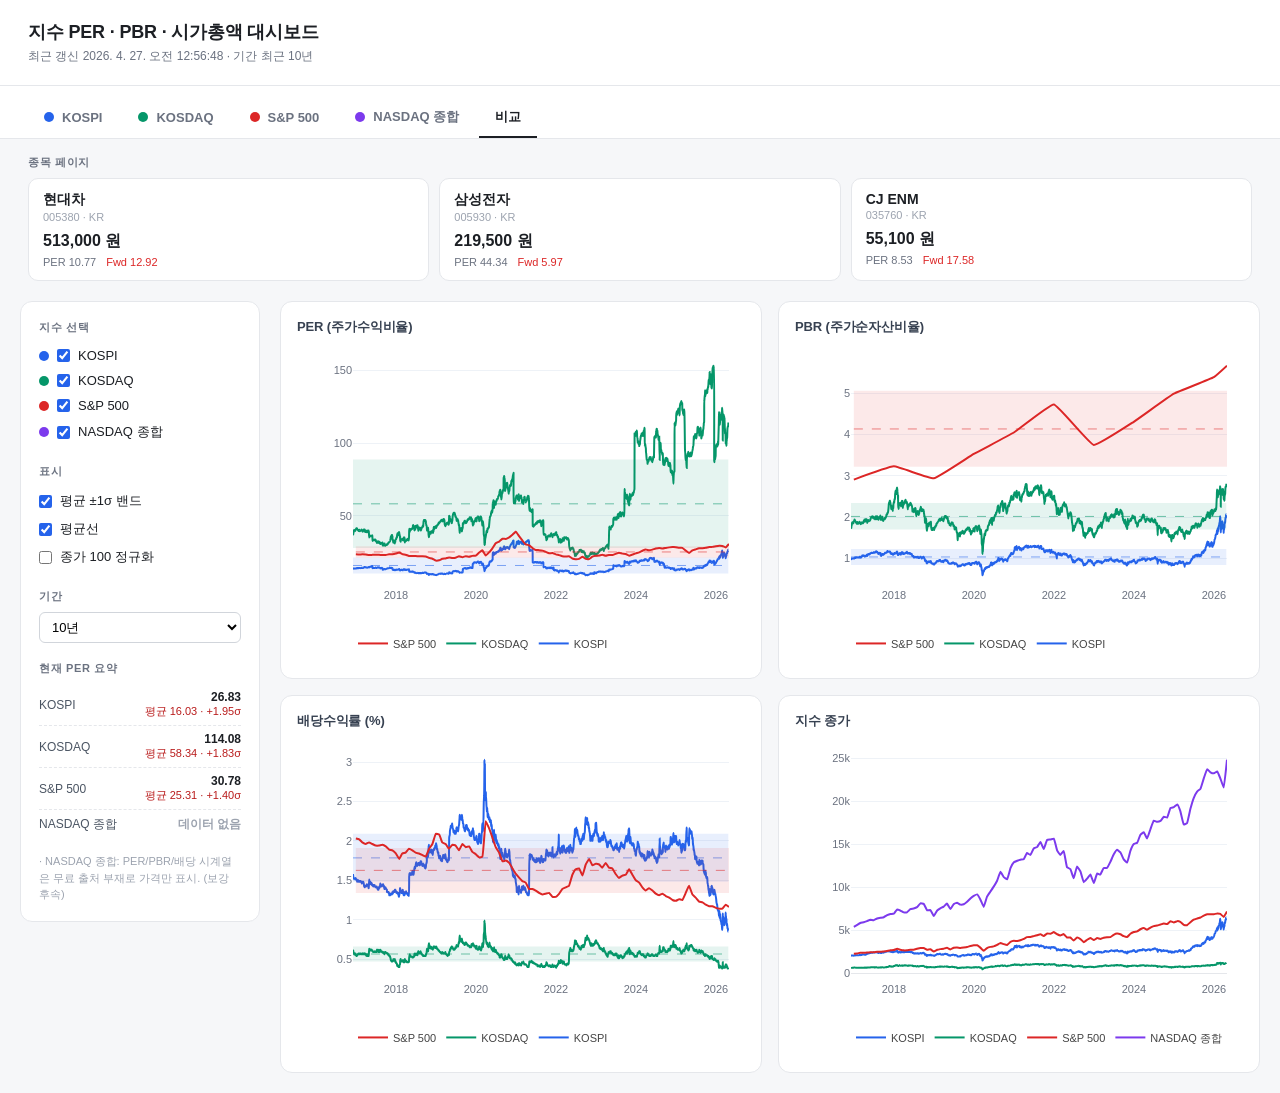
<file: index.html>
<!DOCTYPE html>
<html lang="ko">
<head>
<meta charset="UTF-8">
<title>지수 PER · PBR 대시보드</title>
<meta name="viewport" content="width=device-width, initial-scale=1">
<link rel="stylesheet" href="style.css?v=8">
<meta http-equiv="Cache-Control" content="no-cache, no-store, must-revalidate">
<meta http-equiv="Pragma" content="no-cache">
<meta http-equiv="Expires" content="0">
<script src="https://cdn.plot.ly/plotly-2.35.2.min.js"></script>
</head>
<body>
<header>
  <div>
    <h1>지수 PER · PBR · 시가총액 대시보드</h1>
    <p class="updated">최근 갱신 <span id="updated">-</span> · 기간 최근 10년</p>
  </div>
</header>

<nav class="tabs">
  <button class="tab" data-mode="kospi"><span class="dot" style="background:#2563eb"></span>KOSPI</button>
  <button class="tab" data-mode="kosdaq"><span class="dot" style="background:#059669"></span>KOSDAQ</button>
  <button class="tab" data-mode="sp500"><span class="dot" style="background:#dc2626"></span>S&amp;P 500</button>
  <button class="tab" data-mode="nasdaq"><span class="dot" style="background:#7c3aed"></span>NASDAQ 종합</button>
  <button class="tab is-active" data-mode="compare">비교</button>
</nav>

<section class="stock-strip" id="stock-strip">
  <h2>종목 페이지</h2>
  <div class="stock-cards" id="stock-cards"></div>
</section>

<main>
  <aside class="sidebar">
    <div id="panel-compare" class="mode-panel">
      <h2>지수 선택</h2>
      <label><span class="dot" style="background:#2563eb"></span><input type="checkbox" data-key="kospi" checked> KOSPI</label>
      <label><span class="dot" style="background:#059669"></span><input type="checkbox" data-key="kosdaq" checked> KOSDAQ</label>
      <label><span class="dot" style="background:#dc2626"></span><input type="checkbox" data-key="sp500" checked> S&amp;P 500</label>
      <label><span class="dot" style="background:#7c3aed"></span><input type="checkbox" data-key="nasdaq" checked> NASDAQ 종합</label>
    </div>

    <h2>표시</h2>
    <label><input type="checkbox" id="opt-band" checked> 평균 ±1σ 밴드</label>
    <label><input type="checkbox" id="opt-mean" checked> 평균선</label>
    <label><input type="checkbox" id="opt-norm"> 종가 100 정규화</label>

    <h2>기간</h2>
    <select id="opt-period">
      <option value="10">10년</option>
      <option value="5">5년</option>
      <option value="3">3년</option>
      <option value="1">1년</option>
    </select>

    <h2 id="summary-title">현재 PER 요약</h2>
    <div id="summary"></div>

    <p class="note" id="note"></p>
  </aside>

  <section class="charts">
    <div class="chart-card" data-metric="per">
      <h3>PER (주가수익비율)</h3>
      <div id="chart-per"></div>
    </div>
    <div class="chart-card" data-metric="pbr">
      <h3>PBR (주가순자산비율)</h3>
      <div id="chart-pbr"></div>
    </div>
    <div class="chart-card" data-metric="div_yield">
      <h3>배당수익률 (%)</h3>
      <div id="chart-div"></div>
    </div>
    <div class="chart-card" data-metric="close">
      <h3>지수 종가</h3>
      <div id="chart-close"></div>
    </div>
  </section>
</main>

<script src="app.js?v=7"></script>
</body>
</html>
</file>
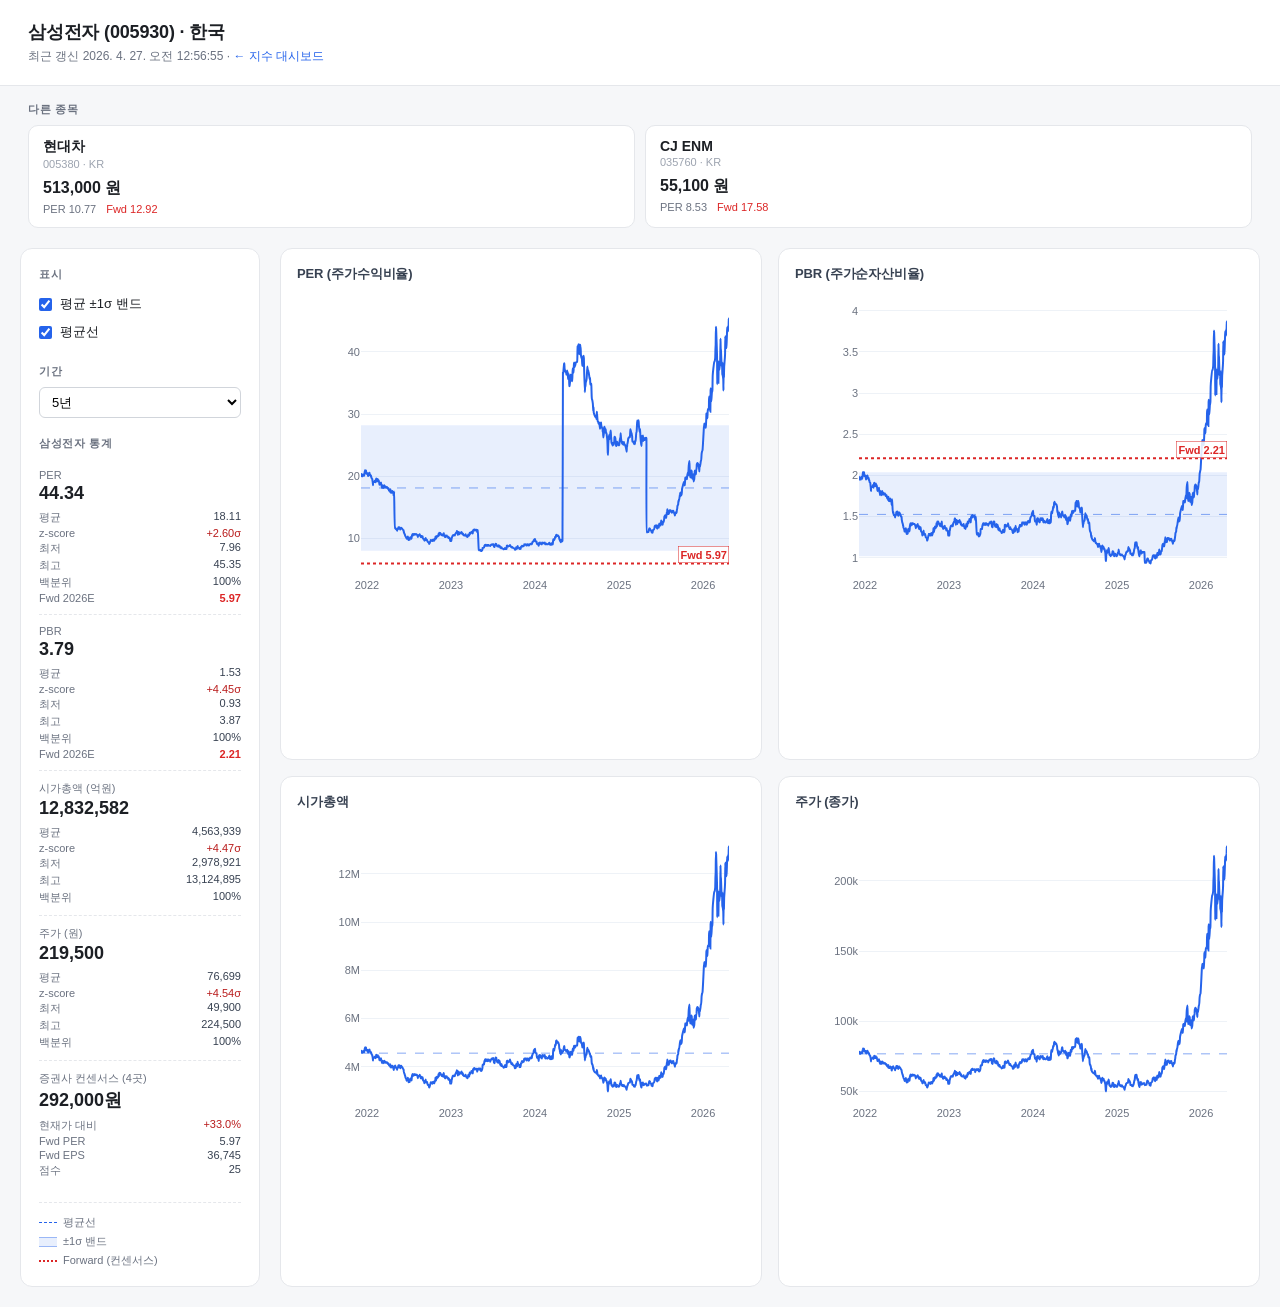
<file: stock.html>
<!DOCTYPE html>
<html lang="ko">
<head>
<meta charset="UTF-8">
<title>종목 PER · PBR</title>
<meta name="viewport" content="width=device-width, initial-scale=1">
<meta http-equiv="Cache-Control" content="no-cache, no-store, must-revalidate">
<meta http-equiv="Pragma" content="no-cache">
<meta http-equiv="Expires" content="0">
<link rel="stylesheet" href="style.css?v=8">
<script src="https://cdn.plot.ly/plotly-2.35.2.min.js"></script>
</head>
<body>
<header>
  <div>
    <h1 id="stock-title">종목 PER · PBR</h1>
    <p class="updated">최근 갱신 <span id="updated">-</span> · <a href="index.html" style="color:#2563eb;text-decoration:none">← 지수 대시보드</a></p>
  </div>
</header>

<section class="stock-strip" id="stock-strip">
  <h2>다른 종목</h2>
  <div class="stock-cards" id="stock-cards"></div>
</section>

<main>
  <aside class="sidebar">
    <h2>표시</h2>
    <label><input type="checkbox" id="opt-band" checked> 평균 ±1σ 밴드</label>
    <label><input type="checkbox" id="opt-mean" checked> 평균선</label>

    <h2>기간</h2>
    <select id="opt-period">
      <option value="10">10년</option>
      <option value="5" selected>5년</option>
      <option value="3">3년</option>
      <option value="1">1년</option>
    </select>

    <h2 id="summary-title">통계 + 컨센서스</h2>
    <div id="summary"></div>

    <p class="note" id="note"></p>
    <div class="legend-note">
      <span><span class="legend-line legend-mean"></span>평균선</span>
      <span><span class="legend-band"></span>±1σ 밴드</span>
      <span><span class="legend-line legend-fwd"></span>Forward (컨센서스)</span>
    </div>
  </aside>

  <section class="charts">
    <div class="chart-card" data-metric="per">
      <h3>PER (주가수익비율)</h3>
      <div id="chart-per"></div>
    </div>
    <div class="chart-card" data-metric="pbr">
      <h3>PBR (주가순자산비율)</h3>
      <div id="chart-pbr"></div>
    </div>
    <div class="chart-card" data-metric="market_cap">
      <h3>시가총액</h3>
      <div id="chart-cap"></div>
    </div>
    <div class="chart-card" data-metric="close">
      <h3>주가 (종가)</h3>
      <div id="chart-close"></div>
    </div>
  </section>
</main>

<script src="stock.js?v=4"></script>
</body>
</html>
</file>
<file: style.css>
* { box-sizing: border-box; margin: 0; padding: 0; }

body {
  font-family: -apple-system, BlinkMacSystemFont, "Segoe UI", "Apple SD Gothic Neo",
               "Malgun Gothic", "맑은 고딕", sans-serif;
  color: #1c1f24;
  background: #f6f7f9;
  min-height: 100vh;
}

header {
  padding: 20px 28px;
  background: #fff;
  border-bottom: 1px solid #e5e7eb;
}
header h1 { font-size: 18px; font-weight: 700; letter-spacing: -0.01em; }
header .updated { font-size: 12px; color: #6b7280; margin-top: 4px; }

.tabs {
  display: flex;
  gap: 4px;
  padding: 12px 28px 0;
  background: #fff;
  border-bottom: 1px solid #e5e7eb;
  max-width: 1600px;
  margin: 0 auto;
  overflow-x: auto;
}
.tab {
  background: transparent;
  border: none;
  padding: 10px 16px;
  font-size: 13px;
  font-weight: 600;
  color: #6b7280;
  cursor: pointer;
  display: inline-flex;
  align-items: center;
  gap: 8px;
  border-bottom: 2px solid transparent;
  transition: color .15s, border-color .15s;
  font-family: inherit;
  white-space: nowrap;
}
.tab:hover { color: #1c1f24; }
.tab.is-active {
  color: #1c1f24;
  border-bottom-color: #1c1f24;
}

.stock-strip {
  max-width: 1600px;
  margin: 0 auto;
  padding: 16px 28px 0;
}
.stock-strip h2 {
  font-size: 11px;
  text-transform: uppercase;
  letter-spacing: 0.06em;
  color: #6b7280;
  margin-bottom: 8px;
  font-weight: 600;
}
.stock-cards {
  display: grid;
  grid-template-columns: repeat(auto-fit, minmax(180px, 1fr));
  gap: 10px;
}
.stock-card {
  display: block;
  padding: 12px 14px;
  background: #fff;
  border: 1px solid #e5e7eb;
  border-radius: 10px;
  text-decoration: none;
  color: inherit;
  transition: border-color 0.15s, transform 0.15s;
}
.stock-card:hover {
  border-color: #2563eb;
  transform: translateY(-1px);
}
.stock-card-name {
  font-size: 14px;
  font-weight: 700;
  color: #1c1f24;
}
.stock-card-code {
  font-size: 11px;
  color: #9ca3af;
  margin-top: 2px;
  font-variant-numeric: tabular-nums;
}
.stock-card-price {
  font-size: 16px;
  font-weight: 700;
  margin-top: 8px;
  font-variant-numeric: tabular-nums;
  color: #1c1f24;
}
.stock-card-meta {
  display: flex;
  gap: 10px;
  margin-top: 4px;
  font-size: 11px;
  color: #6b7280;
  font-variant-numeric: tabular-nums;
}
.stock-card-meta .fwd { color: #dc2626; }

main {
  display: grid;
  grid-template-columns: 240px 1fr;
  gap: 20px;
  padding: 20px;
  max-width: 1600px;
  margin: 0 auto;
}

.sidebar {
  background: #fff;
  border-radius: 12px;
  padding: 18px;
  height: fit-content;
  border: 1px solid #e5e7eb;
  position: sticky;
  top: 20px;
}
.sidebar h2 {
  font-size: 11px;
  text-transform: uppercase;
  letter-spacing: 0.06em;
  color: #6b7280;
  margin-top: 18px;
  margin-bottom: 8px;
  font-weight: 600;
}
.sidebar h2:first-child { margin-top: 0; }

.sidebar label {
  display: flex;
  align-items: center;
  gap: 8px;
  padding: 5px 0;
  cursor: pointer;
  font-size: 13px;
  user-select: none;
}
.sidebar input[type=checkbox] { accent-color: #2563eb; cursor: pointer; }
.sidebar select {
  width: 100%;
  padding: 6px 8px;
  border: 1px solid #d1d5db;
  border-radius: 6px;
  font-size: 13px;
  background: #fff;
  cursor: pointer;
}

.dot {
  display: inline-block;
  width: 10px; height: 10px;
  border-radius: 50%;
}

.note {
  font-size: 11px;
  color: #9ca3af;
  margin-top: 14px;
  line-height: 1.5;
}

#summary { display: grid; gap: 0; font-size: 12px; }
#summary .row {
  display: grid;
  grid-template-columns: 1fr auto;
  gap: 8px;
  padding: 6px 0;
  border-bottom: 1px dashed #e5e7eb;
  align-items: center;
}
#summary .row:last-child { border-bottom: none; }
#summary .name { color: #4b5563; font-weight: 500; }
#summary .val {
  font-variant-numeric: tabular-nums;
  font-weight: 600;
  text-align: right;
  font-size: 12px;
}
#summary .sub { font-size: 11px; font-weight: 500; }
#summary .z-pos { color: #b91c1c; }
#summary .z-neg { color: #1d4ed8; }

.stat-block {
  padding: 10px 0;
  border-bottom: 1px dashed #e5e7eb;
}
.stat-block:last-child { border-bottom: none; }
.stat-label {
  font-size: 11px;
  color: #6b7280;
  margin-bottom: 2px;
}
.stat-val {
  font-size: 18px;
  font-weight: 700;
  font-variant-numeric: tabular-nums;
  color: #1c1f24;
  margin-bottom: 6px;
}
.stat-grid {
  display: grid;
  grid-template-columns: auto 1fr;
  gap: 2px 8px;
  font-size: 11px;
  color: #6b7280;
}
.stat-grid > span:nth-child(2n) {
  text-align: right;
  font-variant-numeric: tabular-nums;
  color: #374151;
  font-weight: 500;
}
.stat-grid .z-pos { color: #b91c1c !important; }
.stat-grid .z-neg { color: #1d4ed8 !important; }

.legend-note {
  display: flex;
  flex-direction: column;
  gap: 4px;
  margin-top: 14px;
  padding-top: 12px;
  border-top: 1px dashed #e5e7eb;
  font-size: 11px;
  color: #6b7280;
}
.legend-note > span {
  display: inline-flex;
  align-items: center;
  gap: 6px;
}
.legend-line {
  display: inline-block;
  width: 18px;
  height: 0;
  border-top-width: 1.5px;
  border-top-style: dashed;
}
.legend-line.legend-mean { border-top-color: #2563eb; }
.legend-line.legend-fwd  { border-top-color: #dc2626; border-top-style: dotted; border-top-width: 2px; }
.legend-band {
  display: inline-block;
  width: 18px;
  height: 10px;
  background: rgba(37, 99, 235, 0.10);
  border-top: 1px solid rgba(37, 99, 235, 0.4);
  border-bottom: 1px solid rgba(37, 99, 235, 0.4);
}

.charts {
  display: grid;
  grid-template-columns: 1fr 1fr;
  gap: 16px;
}
.charts.charts-single {
  grid-template-columns: 1fr;
}
.charts.charts-single .chart-card > div:last-child {
  height: 480px;
}
.chart-card {
  background: #fff;
  border-radius: 12px;
  border: 1px solid #e5e7eb;
  padding: 16px 16px 12px;
}
.chart-card h3 {
  font-size: 13px;
  font-weight: 600;
  margin-bottom: 10px;
  color: #374151;
  letter-spacing: -0.01em;
}
.chart-card > div:last-child {
  width: 100%;
  height: 320px;
}

@media (max-width: 1100px) {
  main { grid-template-columns: 1fr; }
  .sidebar { position: static; }
  .charts { grid-template-columns: 1fr; }
}
</file>
